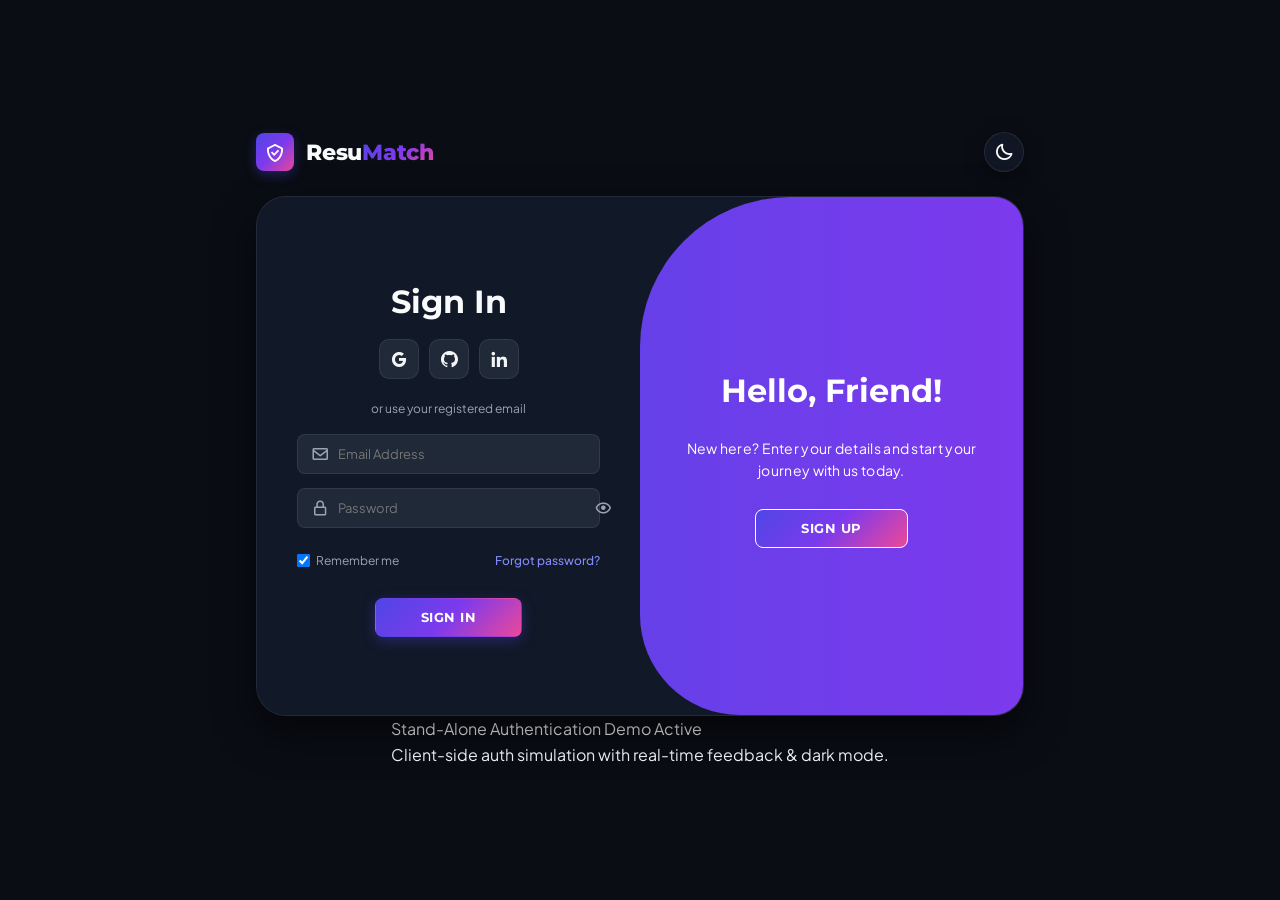
<file: Front-End/login_page/index.html>
<!DOCTYPE html>
<html lang="en" data-theme="dark">
<head>
    <meta charset="UTF-8">
    <meta name="viewport" content="width=device-width, initial-scale=1.0">
    <title>Resu_Match</title>
    <meta name="description" content="Interactive sliding authentication page with register and sign-in flows, social login simlution, and theme toggling.">

    <!---Google fonts (Montserrat & Plus Jakarta sans)-->
    <link rel="preconnect" href="https://fonts.googleapis.com">
    <link rel="preconnect" href="https://fonts.gstatic.com" crossorigin>

    <link href="https://fonts.googleapis.com/css2?family=Montserrat:wght@400;500;600;700;800&family=Plus+Jakarta+Sans:wght@400;500;600;700&display=swap" rel="stylesheet">
    
    <!-- Boxicons -->
    <link href="https://unpkg.com/boxicons@2.1.4/css/boxicons.min.css" rel="stylesheet">
    
    <!-- Auth Demo Stylesheet -->
    <link rel="stylesheet" href="style.css">





</head>
<body>
    <div id="toastContainer" class="toast-container" aria-live="polite"></div>

    <!--login page-->
    <main class="auth-fullscreen-view">
        <!-- Top Navigation / Controls Bar -->
        <header class="auth-top-bar">
            <div class="auth-brand">
                <div class="brand-icon-wrap">
                    <i class='bx bx-check-shield auth-brand-icon'></i>
                </div>
                <div class="brand-info">
                    <span class="brand-name">Resu<span class="gradient-text">Match</span></span>
                    
                </div>
            </div>
            <div class="auth-top-actions">
                <button id="authThemeToggleBtn" class="theme-toggle-btn" title="Toggle Dark/Light Mode" aria-label="Toggle Theme">
                    <i class='bx bx-moon theme-icon-dark'></i>
                    <i class='bx bx-sun theme-icon-light'></i>
                </button>
            </div>
        </header>

         <!-- Sliding Auth Container -->
        <div class="auth-container" id="authContainer">
            <!-- SIGN UP FORM -->
            <div class="form-container sign-up">
                <form id="signUpForm" onsubmit="AuthDemo.handleSignUp(event)">
                    <h1>Create Account</h1>
                    <div class="social-icons">
                        <button type="button" class="icons" title="Sign up with Google" onclick="AuthDemo.socialAuth('Google')">
                            <i class='bx bxl-google'></i>
                        </button>
                        <button type="button" class="icons" title="Sign up with GitHub" onclick="AuthDemo.socialAuth('GitHub')">
                            <i class='bx bxl-github'></i>
                        </button>
                        <button type="button" class="icons" title="Sign up with LinkedIn" onclick="AuthDemo.socialAuth('LinkedIn')">
                            <i class='bx bxl-linkedin'></i>
                        </button>
                    </div>
                    <span>or register with your personal email</span>
                    
                    <div class="auth-input-box">
                        <i class='bx bx-user'></i>
                        <input type="text" id="regName" placeholder="Full Name" required autocomplete="name">
                    </div>
                    
                    <div class="auth-input-box">
                        <i class='bx bx-envelope'></i>
                        <input type="email" id="regEmail" placeholder="Email Address" required autocomplete="email">
                    </div>
                    
                    <div class="auth-input-box">
                        <i class='bx bx-lock-alt'></i>
                        <input type="password" id="regPassword" placeholder="Create Password" required autocomplete="new-password">
                        <button type="button" class="toggle-pwd-btn" onclick="AuthDemo.togglePasswordVisibility('regPassword', this)" title="Show/Hide password">
                            <i class='bx bx-show'></i>
                        </button>
                    </div>

                    <div class="auth-terms">
                        <label>
                            <input type="checkbox" id="termsCheck" required checked>
                            <span>I agree to the Terms of Service & Privacy Policy</span>
                        </label>
                    </div>

                    <button type="submit" class="auth-submit-btn">Sign Up</button>

                    <!-- Mobile Switcher Link -->
                    <div class="mobile-switch-prompt">
                        <span>Already have an account?</span>
                        <a href="javascript:void(0)" onclick="AuthDemo.showSignIn()">Sign In here</a>
                    </div>
                </form>
            </div>

            <!-- SIGN IN FORM -->
            <div class="form-container sign-in">
                <form id="signInForm" onsubmit="AuthDemo.handleSignIn(event)">
                    <h1>Sign In</h1>
                    <div class="social-icons">
                        <button type="button" class="icons" title="Sign in with Google" onclick="AuthDemo.socialAuth('Google')">
                            <i class='bx bxl-google'></i>
                        </button>
                        <button type="button" class="icons" title="Sign in with GitHub" onclick="AuthDemo.socialAuth('GitHub')">
                            <i class='bx bxl-github'></i>
                        </button>
                        <button type="button" class="icons" title="Sign in with LinkedIn" onclick="AuthDemo.socialAuth('LinkedIn')">
                            <i class='bx bxl-linkedin'></i>
                        </button>
                    </div>
                    <span>or use your registered email</span>

                    <div class="auth-input-box">
                        <i class='bx bx-envelope'></i>
                        <input type="email" id="loginEmail" placeholder="Email Address" required autocomplete="username">
                    </div>

                    <div class="auth-input-box">
                        <i class='bx bx-lock-alt'></i>
                        <input type="password" id="loginPassword" placeholder="Password" required autocomplete="current-password">
                        <button type="button" class="toggle-pwd-btn" onclick="AuthDemo.togglePasswordVisibility('loginPassword', this)" title="Show/Hide password">
                            <i class='bx bx-show'></i>
                        </button>
                    </div>

                    <div class="auth-row-extra">
                        <label class="remember-me">
                            <input type="checkbox" id="rememberMeCheck" checked>
                            <span>Remember me</span>
                        </label>
                        <a href="javascript:void(0)" class="forgot-link" onclick="AuthDemo.forgotPassword()">Forgot password?</a>
                    </div>

                    <button type="submit" class="auth-submit-btn">Sign In</button>

                    <!-- Mobile Switcher Link -->
                    <div class="mobile-switch-prompt">
                        <span>Don't have an account?</span>
                        <a href="javascript:void(0)" onclick="AuthDemo.showSignUp()">Sign Up here</a>
                    </div>
                </form>
            </div>

            <!-- SLIDING OVERLAY PANEL -->
            <div class="toggle-container">
                <div class="toggle">
                    <!-- Left overlay for switching to Sign In -->
                    <div class="toggle-panel toggle-left">
                        <h1>Welcome Back!</h1>
                        <p>Already have an account? Sign in with your credentials to access your dashboard.</p>
                        <button type="button" class="auth-submit-btn hidden" id="loginBtn">Sign In</button>
                    </div>
                    <!-- Right overlay for switching to Sign Up -->
                    <div class="toggle-panel toggle-right">
                        <h1>Hello, Friend!</h1>
                        <p>New here? Enter your details and start your journey with us today.</p>
                        <button type="button" class="auth-submit-btn hidden" id="registerBtn">Sign Up</button>
                    </div>
                </div>
            </div>
        </div>

        <!-- Auth Footer Status -->
        <footer class="auth-page-footer">
            <div class="status-indicator-tag">
                <span class="status-dot"></span>
                <span>Stand-Alone Authentication Demo Active</span>
            </div>
            <p class="auth-footer-note">Client-side auth simulation with real-time feedback & dark mode.</p>
        </footer>
    </main>

    <!--  Demo Script -->
    <script src="script.js"></script>



</body>
</html>
</file>
<file: Front-End/login_page/style.css>
/* ==========================================================================
   RESUMATCH — AUTH  STYLESHEET
   Sliding Dual Panel (Sign In / Sign Up) + Theme Switcher + Toast Notifications
   ========================================================================== */

/* --------------------------------------------------------------------------
   1. COLOR VARIABLES & THEMES
   -------------------------------------------------------------------------- */

:root {
    --primary: #4f46e5;
    --primary-hover: #4338ca;
    --primary-light: #818cf8;
    --secondary: #7c3aed;
    --accent-gradient: linear-gradient(135deg, #4f46e5 0%, #7c3aed 50%, #ec4899 100%);
    --accent-gradient-hover: linear-gradient(135deg, #4338ca 0%, #6d28d9 50%, #db2777 100%);
    --auth-gradient: linear-gradient(to right, #4f46e5, #7c3aed);

    --match-green: #10b981;
    --match-green-soft: rgba(16, 185, 129, 0.15);
    --match-green-border: rgba(16, 185, 129, 0.35);
    
    --missing-red: #ef4444;
    --missing-red-soft: rgba(239, 68, 68, 0.15);
    
    --font-heading: 'Montserrat', sans-serif;
    --font-body: 'Plus Jakarta Sans', -apple-system, BlinkMacSystemFont, 'Segoe UI', Roboto, sans-serif;

    --radius-sm: 8px;
    --radius-md: 12px;
    --radius-lg: 20px;
    --radius-xl: 30px;
    --radius-pill: 9999px;
    
    --transition-fast: 0.2s ease;
    --transition-normal: 0.3s cubic-bezier(0.4, 0, 0.2, 1);
    --transition-slow: 0.6s cubic-bezier(0.4, 0, 0.2, 1);
}


/* DARK THEME (DEFAULT) */
[data-theme="dark"] {
    --bg-main: #0a0d14;
    --bg-card: rgba(18, 24, 38, 0.95);
    --bg-input: #151b2b;
    --border-color: rgba(255, 255, 255, 0.08);
    --border-focus: #6366f1;

    --text-primary: #f8fafc;
    --text-secondary: #94a3b8;
    --text-muted: #64748b;

    --shadow-subtle: 0 4px 20px rgba(0, 0, 0, 0.4);
    --shadow-hover: 0 16px 40px rgba(0, 0, 0, 0.6);

    --auth-modal-bg: #111827;
    --auth-input-bg: #1f2937;
    --auth-text: #f3f4f6;
    --auth-subtext: #9ca3af;
}

/* LIGHT THEME */
[data-theme="light"] {
    --bg-main: #f3f4f6;
    --bg-card: rgba(255, 255, 255, 0.96);
    --bg-input: #f1f5f9;
    --border-color: rgba(0, 0, 0, 0.08);
    --border-focus: #4f46e5;

    --text-primary: #0f172a;
    --text-secondary: #475569;
    --text-muted: #94a3b8;

    --shadow-subtle: 0 4px 20px rgba(0, 0, 0, 0.06);
    --shadow-hover: 0 16px 40px rgba(0, 0, 0, 0.12);

    --auth-modal-bg: #ffffff;
    --auth-input-bg: #f8fafc;
    --auth-text: #1e293b;
    --auth-subtext: #64748b;
}

/* --------------------------------------------------------------------------
   2. GLOBAL BASE STYLES
   -------------------------------------------------------------------------- */
*, *::before, *::after {
    box-sizing: border-box;
    margin: 0;
    padding: 0;
}

body {
    font-family: var(--font-body);
    background-color: var(--bg-main);
    color: var(--text-primary);
    line-height: 1.6;
    min-height: 100vh;
    display: flex;
    align-items: center;
    justify-content: center;
    transition: background-color var(--transition-normal), color var(--transition-normal);
    overflow-x: hidden;
}

h1, h2, h3, h4 {
    font-family: var(--font-heading);
    font-weight: 700;
}

.gradient-text {
    background: var(--accent-gradient);
    -webkit-background-clip: text;
    background-clip: text;
    color: transparent;
    display: inline-block;
}

/* --------------------------------------------------------------------------
   3.  DEMO LAYOUT
   -------------------------------------------------------------------------- */
.auth-fullscreen-view {
    width: 100%;
    min-height: 100vh;
    display: flex;
    flex-direction: column;
    align-items: center;
    justify-content: center;
    padding: 2rem 1.25rem;
}

/* Top Navigation Bar */
.auth-top-bar {
    width: 768px;
    max-width: 100%;
    display: flex;
    justify-content: space-between;
    align-items: center;
    margin-bottom: 1.5rem;
}

.auth-brand {
    display: flex;
    align-items: center;
    gap: 0.75rem;
}

.brand-icon-wrap {
    width: 38px;
    height: 38px;
    background: var(--accent-gradient);
    border-radius: var(--radius-sm);
    display: flex;
    align-items: center;
    justify-content: center;
    color: #ffffff;
    font-size: 1.35rem;
    box-shadow: 0 4px 12px rgba(79, 70, 229, 0.35);
}

.brand-info {
    display: flex;
    align-items: center;
    gap: 0.6rem;
}

.brand-name {
    font-size: 1.35rem;
    font-weight: 800;
    font-family: var(--font-heading);
    letter-spacing: -0.01em;
}

.auth-pill-badge {
    font-size: 0.65rem;
    font-weight: 700;
    padding: 0.2rem 0.6rem;
    border-radius: var(--radius-pill);
    background: var(--match-green-soft);
    color: var(--match-green);
    border: 1px solid var(--match-green-border);
    letter-spacing: 0.05em;
}

.theme-toggle-btn {
    width: 40px;
    height: 40px;
    border-radius: 50%;
    background: var(--bg-card);
    border: 1px solid var(--border-color);
    color: var(--text-primary);
    display: flex;
    align-items: center;
    justify-content: center;
    font-size: 1.25rem;
    cursor: pointer;
    box-shadow: var(--shadow-subtle);
    transition: all var(--transition-fast);
}

.theme-toggle-btn:hover {
    background: var(--primary);
    color: #ffffff;
    transform: rotate(15deg);
}

[data-theme="dark"] .theme-icon-light { display: none; }
[data-theme="dark"] .theme-icon-dark { display: block; }
[data-theme="light"] .theme-icon-dark { display: none; }
[data-theme="light"] .theme-icon-light { display: block; color: #f59e0b; }


/* --------------------------------------------------------------------------
   4. SLIDING DUAL-PANEL AUTH CONTAINER
   -------------------------------------------------------------------------- */
.auth-container {
    background-color: var(--auth-modal-bg);
    border-radius: var(--radius-xl);
    box-shadow: var(--shadow-hover);
    position: relative;
    overflow: hidden;
    width: 768px;
    max-width: 100%;
    min-height: 520px;
    border: 1px solid var(--border-color);
}

.auth-container p {
    font-size: 14px;
    line-height: 22px;
    letter-spacing: 0.3px;
    margin: 20px 0;
    color: #ffffff;
}

.auth-container span {
    font-size: 12px;
    color: var(--auth-subtext);
    margin: 8px 0;
}

.auth-container form {
    background-color: var(--auth-modal-bg);
    display: flex;
    align-items: center;
    justify-content: center;
    flex-direction: column;
    padding: 0 40px;
    height: 100%;
    text-align: center;
}

.form-container {
    position: absolute;
    top: 0;
    height: 100%;
    transition: all var(--transition-slow);
}

.sign-in {
    left: 0;
    width: 50%;
    z-index: 2;
}

.auth-container.active .sign-in {
    transform: translateX(100%);
}

.sign-up {
    left: 0;
    width: 50%;
    opacity: 0;
    z-index: 1;
}

.auth-container.active .sign-up {
    transform: translateX(100%);
    opacity: 1;
    z-index: 5;
    animation: authMove 0.6s;
}

@keyframes authMove {
    0%, 49.99% { opacity: 0; z-index: 1; }
    50%, 100% { opacity: 1; z-index: 5; }
}

/* Input Fields */
.auth-input-box {
    position: relative;
    width: 100%;
    margin: 7px 0;
}

.auth-input-box i {
    position: absolute;
    left: 14px;
    top: 50%;
    transform: translateY(-50%);
    color: var(--auth-subtext);
    font-size: 1.15rem;
    pointer-events: none;
}

.auth-input-box input {
    background-color: var(--auth-input-bg);
    border: 1px solid var(--border-color);
    padding: 11px 40px 11px 40px;
    font-size: 13px;
    border-radius: var(--radius-sm);
    width: 100%;
    outline: none;
    color: var(--auth-text);
    font-family: var(--font-body);
    transition: all var(--transition-fast);
}


.auth-input-box input:focus {
    border-color: var(--border-focus);
    box-shadow: 0 0 0 3px rgba(99, 102, 241, 0.2);
}

.toggle-pwd-btn {
    position: absolute;
    right: 12px;
    top: 50%;
    transform: translateY(-50%);
    background: transparent;
    border: none;
    color: var(--auth-subtext);
    cursor: pointer;
    display: flex;
    align-items: center;
    justify-content: center;
    font-size: 1.15rem;
    padding: 4px;
}

.toggle-pwd-btn:hover {
    color: var(--primary-light);
}

/* Extra Form Controls */
.auth-row-extra {
    display: flex;
    justify-content: space-between;
    align-items: center;
    width: 100%;
    font-size: 12px;
    margin: 8px 0 12px;
}

.remember-me {
    display: flex;
    align-items: center;
    gap: 6px;
    color: var(--auth-subtext);
    cursor: pointer;
}

.auth-terms {
    display: flex;
    align-items: center;
    width: 100%;
    margin: 6px 0 10px;
    font-size: 11.5px;
    text-align: left;
    color: var(--auth-subtext);
}

.auth-terms label {
    display: flex;
    align-items: center;
    gap: 6px;
    cursor: pointer;
}

.forgot-link {
    color: var(--primary-light);
    font-size: 12px;
    text-decoration: none;
    font-weight: 500;
}

.forgot-link:hover {
    text-decoration: underline;
}

/* Social Login Icons */
.social-icons {
    margin: 12px 0;
    display: flex;
    gap: 10px;
}

.social-icons button.icons {
    border: 1px solid var(--border-color);
    border-radius: 10px;
    display: inline-flex;
    justify-content: center;
    align-items: center;
    width: 40px;
    height: 40px;
    color: var(--auth-text);
    background: var(--auth-input-bg);
    font-size: 1.25rem;
    cursor: pointer;
    transition: all var(--transition-fast);
}

.social-icons button.icons:hover {
    background: var(--primary);
    color: #ffffff;
    border-color: var(--primary);
    transform: translateY(-2px);
}

/* Buttons */
.auth-submit-btn {
    background: var(--accent-gradient);
    color: #fff;
    font-size: 12.5px;
    padding: 11px 45px;
    border: 1px solid transparent;
    border-radius: var(--radius-sm);
    font-weight: 700;
    letter-spacing: 0.5px;
    text-transform: uppercase;
    margin-top: 8px;
    cursor: pointer;
    font-family: var(--font-heading);
    box-shadow: 0 4px 14px rgba(79, 70, 229, 0.35);
    transition: all var(--transition-normal);
}

.auth-submit-btn:hover {
    background: var(--accent-gradient-hover);
    transform: translateY(-2px);
    box-shadow: 0 6px 20px rgba(79, 70, 229, 0.5);
}

.auth-submit-btn.hidden {
    background-color: transparent;
    border-color: #fff;
    box-shadow: none;
}

.auth-submit-btn.hidden:hover {
    background-color: #ffffff;
    color: var(--primary);
}

/* Sliding Overlay Panel */
.toggle-container {
    position: absolute;
    top: 0;
    left: 50%;
    width: 50%;
    height: 100%;
    overflow: hidden;
    transition: all var(--transition-slow);
    border-radius: 150px 0 0 100px;
    z-index: 1000;
}

.auth-container.active .toggle-container {
    transform: translateX(-100%);
    border-radius: 0 150px 100px 0;
}

.toggle {
    background: var(--auth-gradient);
    color: #fff;
    position: relative;
    left: -100%;
    height: 100%;
    width: 200%;
    transform: translateX(0);
    transition: all var(--transition-slow);
}

.auth-container.active .toggle {
    transform: translateX(50%);
}

.toggle-panel {
    position: absolute;
    width: 50%;
    height: 100%;
    display: flex;
    align-items: center;
    justify-content: center;
    flex-direction: column;
    padding: 0 35px;
    text-align: center;
    top: 0;
    transform: translateX(0);
    transition: all var(--transition-slow);
}

.toggle-left { transform: translateX(-200%); }
.auth-container.active .toggle-left { transform: translateX(0); }
.toggle-right { right: 0; transform: translateX(0); }
.auth-container.active .toggle-right { transform: translateX(200%); }

/* Mobile switcher prompt (hidden on desktop) */
.mobile-switch-prompt {
    display: none;
    margin-top: 14px;
    font-size: 13px;
    color: var(--auth-subtext);
}

.mobile-switch-prompt a {
    color: var(--primary-light);
    font-weight: 600;
    margin-left: 5px;
    text-decoration: none;
}
</file>
